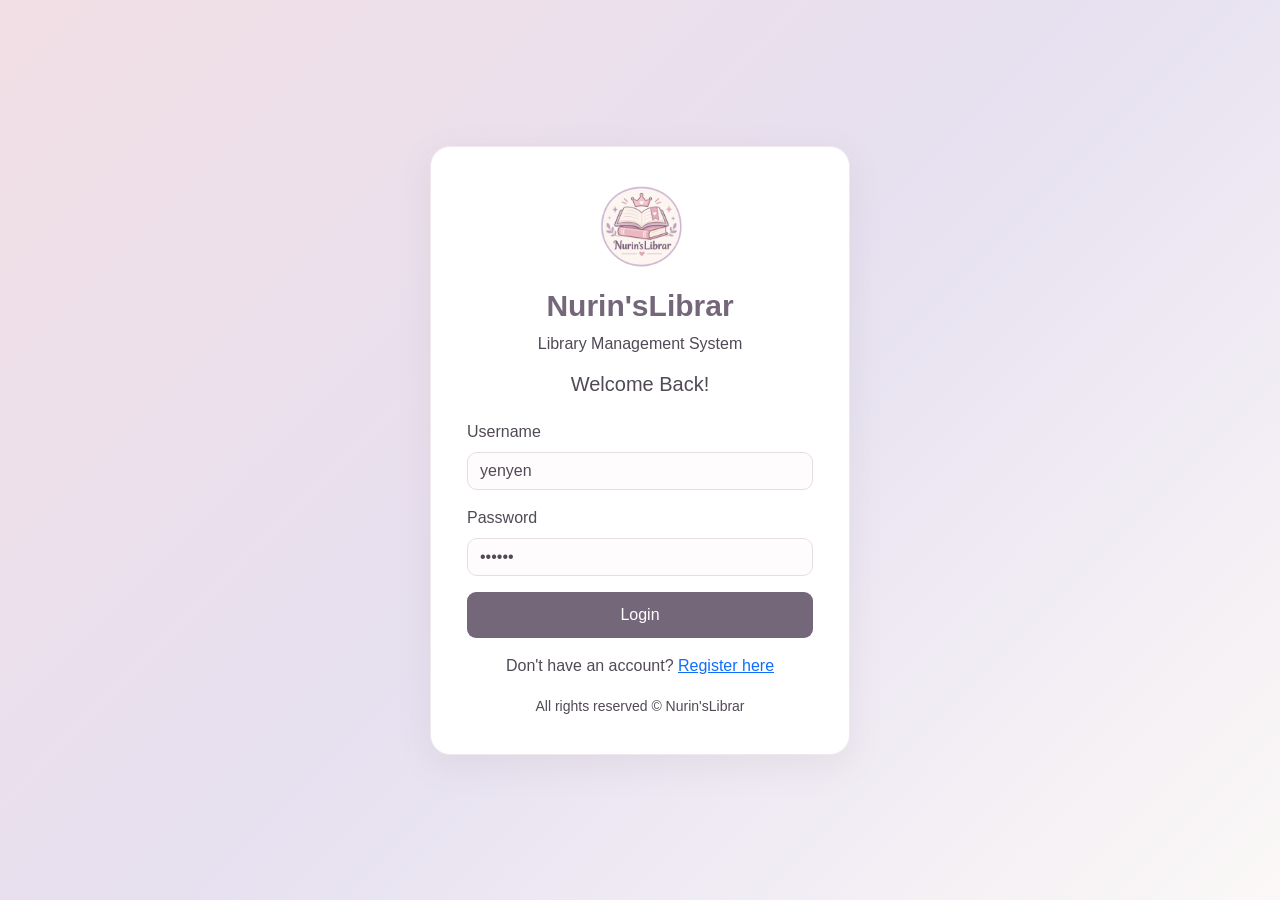
<file: index.html>
<!DOCTYPE html>
<html lang="en">
<head>
    <meta charset="UTF-8">

<meta name="keywords" content="Nurin'sLibrar, Library Management System, Library Login">

<meta name="description" content="Login to Nurin'sLibrar Library Management System to access library management features.">

<meta name="author" content="Nurin">

<meta name="viewport" content="width=device-width, initial-scale=1.0">

    <title>Login | Nurin'sLibrar</title>

    <link rel="icon" type="image/png" href="favicon.png">

    <link href="https://cdn.jsdelivr.net/npm/bootstrap@5.3.3/dist/css/bootstrap.min.css"
          rel="stylesheet">

    <link rel="stylesheet" href="style.css">
</head>

<body class="login-page">

    <div class="login-container">
        <div class="login-card">

            <div class="text-center mb-4">

                <!-- Nurin'sLibrar Logo -->
                <img src="logo nurin.png"
                     alt="Nurin'sLibrar Logo"
                     class="login-logo">

                <h1>Nurin'sLibrar</h1>

                <p>Library Management System</p>

                <h5>Welcome Back!</h5>

            </div>

            <form id="loginForm">

                <div class="mb-3">
                    <label for="username" class="form-label">
                        Username
                    </label>

                    <input type="text"
                           id="username"
                           class="form-control"
                           value="yenyen"
                           autocomplete="username"
                           required>
                </div>

                <div class="mb-3">
                    <label for="password" class="form-label">
                        Password
                    </label>

                    <input type="password"
                           id="password"
                           class="form-control"
                           value="100805"
                           autocomplete="current-password"
                           required>
                </div>

                <p id="errorMessage"
                   class="error-message"
                   aria-live="polite"></p>

                <button type="submit"
                        class="btn login-button w-100">
                    Login
                </button>

            </form>

            <p class="mt-3 text-center">
                Don't have an account?
                <a href="register.html">Register here</a>
            </p>

            <div class="text-center mt-3">
                <small>All rights reserved © Nurin'sLibrar</small>
            </div>

        </div>
    </div>

    <script src="script.js"></script>

</body>
</html>
</file>
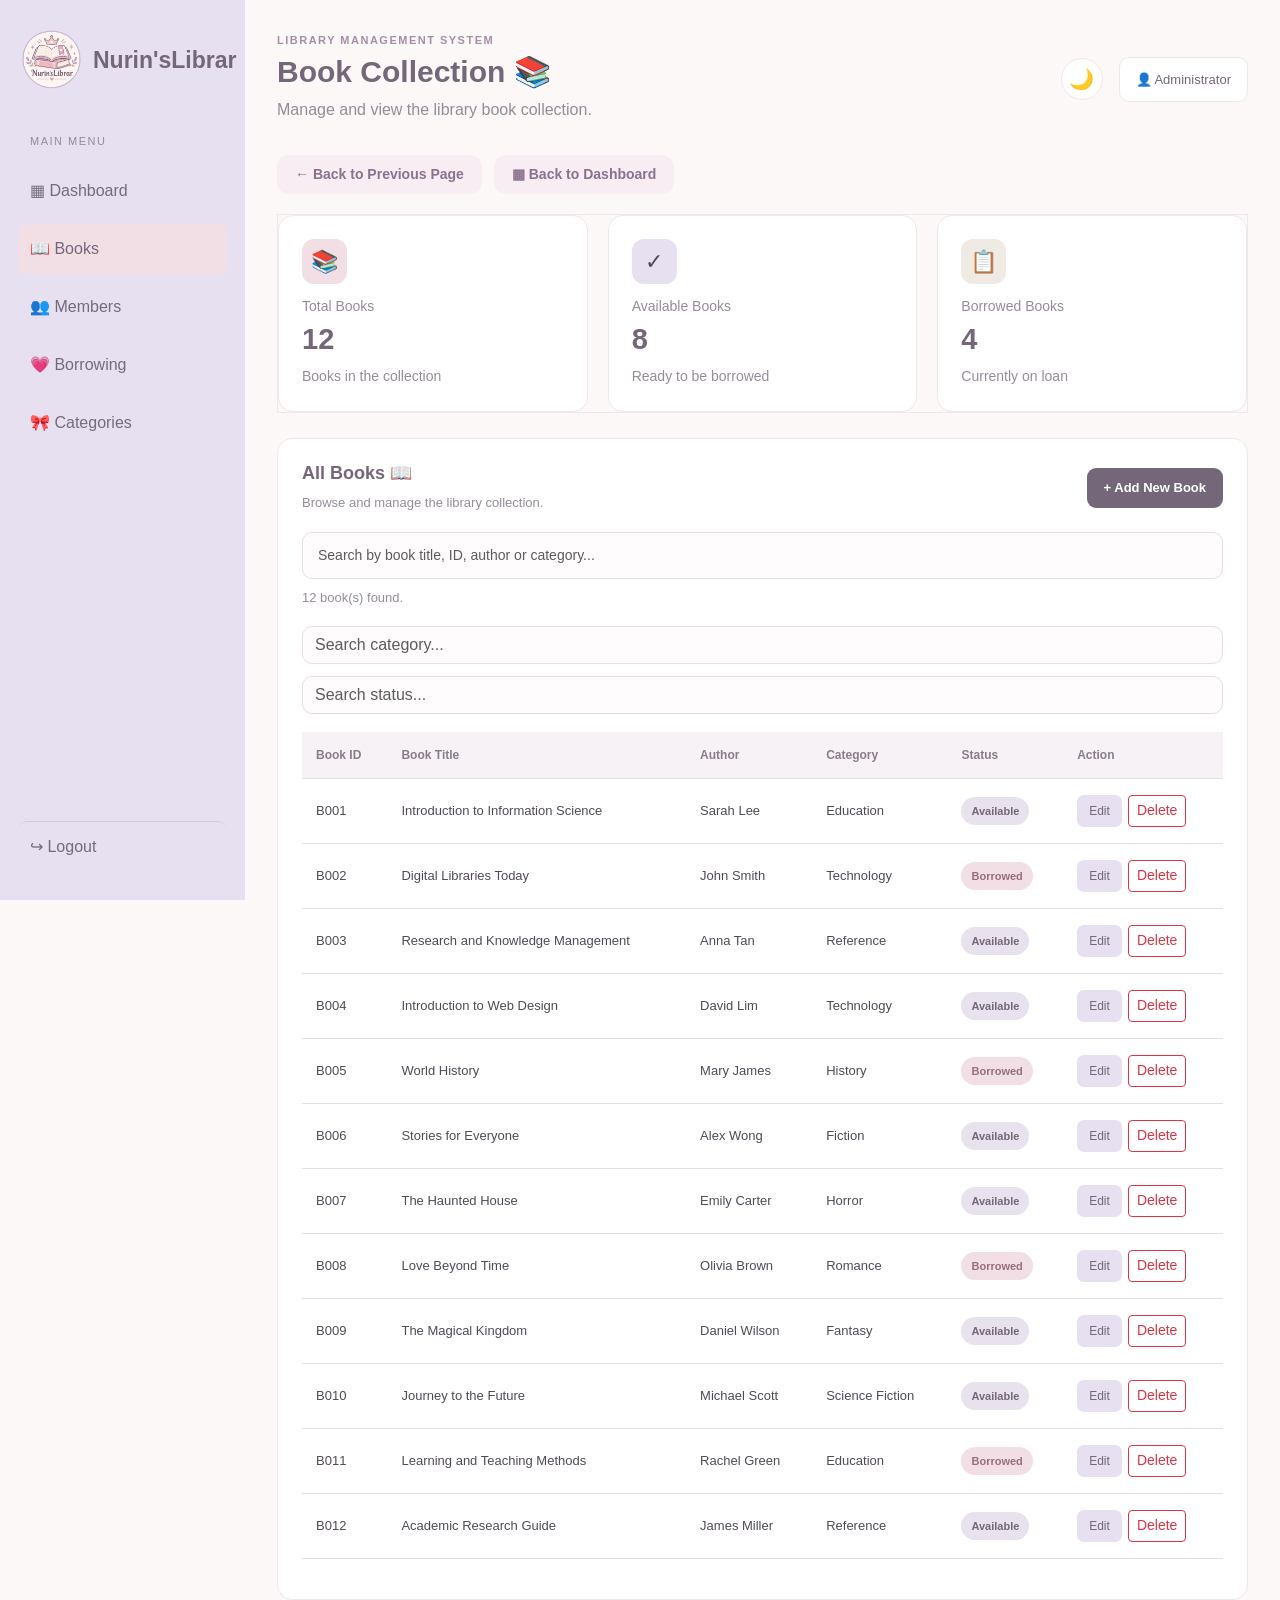
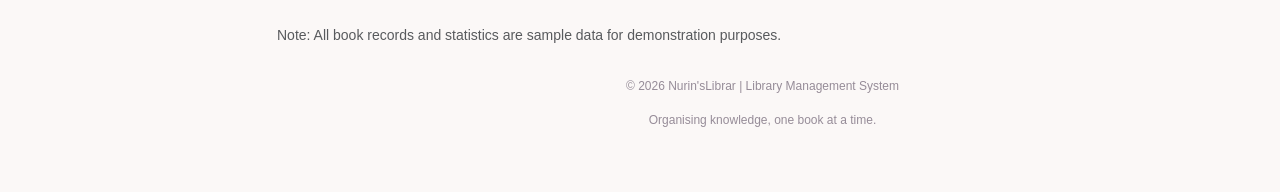
<file: books.html>
<!DOCTYPE html>
<html lang="en">
<head>
    <meta charset="UTF-8">

<meta name="keywords" content="Nurin'sLibrar, Books, Book Collection, Library Management System">

<meta name="description" content="Manage, search, edit and organise the book collection using Nurin'sLibrar Library Management System.">

<meta name="author" content="Nurin">

<meta name="viewport" content="width=device-width, initial-scale=1.0">

    <title>Books | Nurin'sLibrar</title>
    <link rel="icon" type="image/png" href="favicon.png">
    <link href="https://cdn.jsdelivr.net/npm/bootstrap@5.3.3/dist/css/bootstrap.min.css"
          rel="stylesheet">

    <link rel="stylesheet" href="style.css">
    
</head>

<body class="dashboard-page">

<div class="dashboard-layout">

    <!-- Sidebar -->
    <aside class="sidebar">

        <h2 class="sidebar-logo">
    <img src="logo nurin.png" alt="Nurin'sLibrar Logo">
    Nurin'sLibrar
</h2>
        <p class="sidebar-label">MAIN MENU</p>

        <nav>
            <a href="dashboard.html" class="nav-link">▦ Dashboard</a>
            <a href="books.html" class="nav-link active">📖 Books</a>
            <a href="members.html" class="nav-link">👥 Members</a>
            <a href="borrowing.html" class="nav-link">💗 Borrowing</a>
            <a href="categories.html" class="nav-link">🎀 Categories</a>
        </nav>

        <div class="sidebar-bottom">
            <a href="index.html" class="nav-link logout-link">↪ Logout</a>
        </div>

    </aside>


    <!-- Main Content -->
    <main class="dashboard-content">

    <!-- Mobile Hamburger Menu -->
    <button type="button"
            class="mobile-menu-toggle"
            aria-label="Open navigation menu"
            onclick="toggleMobileMenu()">
        ☰
    </button>

    <!-- Header -->

        <!-- Header -->
        <header class="dashboard-header">

            <div>
                <p class="welcome-text">LIBRARY MANAGEMENT SYSTEM</p>
                <h1>Book Collection 📚</h1>
                <p>Manage and view the library book collection.</p>
            </div>

            <div class="d-flex align-items-center gap-3">

                <button class="theme-toggle"
                        type="button"
                        aria-label="Switch to dark mode"
                        title="Dark Mode">
                    🌙
                </button>

                <div class="admin-badge">👤 Administrator</div>

            </div>

        </header>

        
        <!-- Back Navigation Buttons -->
        <div class="back-button-container">

            <button type="button"
                    class="back-button"
                    onclick="history.back()">
                ← Back to Previous Page
            </button>

            <a href="dashboard.html" class="back-button">
    ▦ Back to Dashboard
</a>

        </div>



        <!-- Statistics Cards -->
        <section class="stats-grid">

            <article class="stat-card">
                <div class="stat-icon books-icon">📚</div>
                <p>Total Books</p>
                <h2 id="totalBooksCount">1,630</h2>
                <small>Books in the collection</small>
            </article>

            <article class="stat-card">
                <div class="stat-icon members-icon">✓</div>
                <p>Available Books</p>
                <h2 id="availableBooksCount">1,510</h2>
                <small>Ready to be borrowed</small>
            </article>

            <article class="stat-card">
                <div class="stat-icon borrowed-icon">📋</div>
                <p>Borrowed Books</p>
                <h2 id="borrowedBooksCount">120</h2>
                <small>Currently on loan</small>
            </article>

        </section>


        <!-- All Books Table -->
        <section class="dashboard-panel">

            <div class="panel-heading">

                <div>
                    <h2>All Books 📖</h2>
                    <p>Browse and manage the library collection.</p>
                </div>

                <button type="button"
                        class="add-button"
                        id="addBookButton">
                    + Add New Book
                </button>

            </div>


            <!-- Search -->
            <div class="search-box">

                <input
                    type="search"
                    id="bookSearch"
                    class="form-control"
                    placeholder="Search by book title, ID, author or category..."
                    aria-label="Search books"
                >

                <p id="bookSearchMessage" class="search-message"></p>

            </div>


            <!-- Searchable Filters -->
            <div class="filter-box">

                <input
                    type="text"
                    id="bookCategoryFilter"
                    class="form-control"
                    list="bookCategoryOptions"
                    placeholder="Search category..."
                    aria-label="Search category filter"
                    autocomplete="off"
                >

                <datalist id="bookCategoryOptions">
                    <option value="Education">
                    <option value="Technology">
                    <option value="Reference">
                    <option value="Fiction">
                    <option value="Horror">
                    <option value="Romance">
                    <option value="Fantasy">
                    <option value="Science Fiction">
                    <option value="History">
                </datalist>


                <input
                    type="text"
                    id="bookStatusFilter"
                    class="form-control"
                    list="bookStatusOptions"
                    placeholder="Search status..."
                    aria-label="Search status filter"
                    autocomplete="off"
                >

                <datalist id="bookStatusOptions">
                    <option value="Available">
                    <option value="Borrowed">
                </datalist>

            </div>


            <!-- Books Table -->
            <div class="table-responsive">

                <table class="table align-middle table-hover">

                    <thead>
                        <tr>
                            <th>Book ID</th>
                            <th>Book Title</th>
                            <th>Author</th>
                            <th>Category</th>
                            <th>Status</th>
                            <th>Action</th>
                        </tr>
                    </thead>

                    <tbody id="bookTableBody">

                        <tr>
                            <td>B001</td>
                            <td>Introduction to Information Science</td>
                            <td>Sarah Lee</td>
                            <td>Education</td>
                            <td><span class="status-available">Available</span></td>
                        </tr>

                        <tr>
                            <td>B002</td>
                            <td>Digital Libraries Today</td>
                            <td>John Smith</td>
                            <td>Technology</td>
                            <td><span class="status-borrowed">Borrowed</span></td>
                        </tr>

                        <tr>
                            <td>B003</td>
                            <td>Research and Knowledge Management</td>
                            <td>Anna Tan</td>
                            <td>Reference</td>
                            <td><span class="status-available">Available</span></td>
                        </tr>

                        <tr>
                            <td>B004</td>
                            <td>Introduction to Web Design</td>
                            <td>David Lim</td>
                            <td>Technology</td>
                            <td><span class="status-available">Available</span></td>
                        </tr>

                        <tr>
                            <td>B005</td>
                            <td>World History</td>
                            <td>Mary James</td>
                            <td>History</td>
                            <td><span class="status-borrowed">Borrowed</span></td>
                        </tr>

                        <tr>
                            <td>B006</td>
                            <td>Stories for Everyone</td>
                            <td>Alex Wong</td>
                            <td>Fiction</td>
                            <td><span class="status-available">Available</span></td>
                        </tr>

                        <tr>
                            <td>B007</td>
                            <td>The Haunted House</td>
                            <td>Emily Carter</td>
                            <td>Horror</td>
                            <td><span class="status-available">Available</span></td>
                        </tr>

                        <tr>
                            <td>B008</td>
                            <td>Love Beyond Time</td>
                            <td>Olivia Brown</td>
                            <td>Romance</td>
                            <td><span class="status-borrowed">Borrowed</span></td>
                        </tr>

                        <tr>
                            <td>B009</td>
                            <td>The Magical Kingdom</td>
                            <td>Daniel Wilson</td>
                            <td>Fantasy</td>
                            <td><span class="status-available">Available</span></td>
                        </tr>

                        <tr>
                            <td>B010</td>
                            <td>Journey to the Future</td>
                            <td>Michael Scott</td>
                            <td>Science Fiction</td>
                            <td><span class="status-available">Available</span></td>
                        </tr>

                        <tr>
                            <td>B011</td>
                            <td>Learning and Teaching Methods</td>
                            <td>Rachel Green</td>
                            <td>Education</td>
                            <td><span class="status-borrowed">Borrowed</span></td>
                        </tr>

                        <tr>
                            <td>B012</td>
                            <td>Academic Research Guide</td>
                            <td>James Miller</td>
                            <td>Reference</td>
                            <td><span class="status-available">Available</span></td>
                        </tr>

                    </tbody>

                </table>

            </div>

        </section>


        <!-- Sample Data Note -->
        <p class="text-muted small mt-3">
            Note: All book records and statistics are sample data for demonstration purposes.
        </p>


        <!-- Footer -->
        <footer class="dashboard-footer">
            <p>© 2026 Nurin'sLibrar | Library Management System</p>
            <p>Organising knowledge, one book at a time.</p>
        </footer>

    </main>

</div>


<!-- ADD / EDIT BOOK MODAL -->
<div class="modal fade"
     id="bookModal"
     tabindex="-1"
     aria-labelledby="bookModalTitle"
     aria-hidden="true">

    <div class="modal-dialog modal-dialog-centered">

        <div class="modal-content">

            <form id="bookForm">

                <div class="modal-header">

                    <h5 class="modal-title" id="bookModalTitle">
                        Add New Book
                    </h5>

                    <button type="button"
                            class="btn-close"
                            data-bs-dismiss="modal"
                            aria-label="Close">
                    </button>

                </div>


                <div class="modal-body">

                    <input type="hidden" id="bookEditIndex">

                    <div class="mb-3">
                        <label for="bookId" class="modal-label">
                            Book ID
                        </label>

                        <input type="text"
                               id="bookId"
                               class="form-control"
                               placeholder="Example: B013"
                               required>
                    </div>


                    <div class="mb-3">
                        <label for="bookTitle" class="modal-label">
                            Book Title
                        </label>

                        <input type="text"
                               id="bookTitle"
                               class="form-control"
                               placeholder="Enter book title"
                               required>
                    </div>


                    <div class="mb-3">
                        <label for="bookAuthor" class="modal-label">
                            Author
                        </label>

                        <input type="text"
                               id="bookAuthor"
                               class="form-control"
                               placeholder="Enter author name"
                               required>
                    </div>


                    <div class="mb-3">
                        <label for="bookCategory" class="modal-label">
                            Category
                        </label>

                        <select id="bookCategory"
                                class="form-select"
                                required>

                            <option value="">Select Category</option>
                            <option value="Education">Education</option>
                            <option value="Technology">Technology</option>
                            <option value="Reference">Reference</option>
                            <option value="Fiction">Fiction</option>
                            <option value="Horror">Horror</option>
                            <option value="Romance">Romance</option>
                            <option value="Fantasy">Fantasy</option>
                            <option value="Science Fiction">Science Fiction</option>
                            <option value="History">History</option>

                        </select>
                    </div>


                    <div class="mb-3">
                        <label for="bookStatus" class="modal-label">
                            Status
                        </label>

                        <select id="bookStatus"
                                class="form-select"
                                required>

                            <option value="Available">Available</option>
                            <option value="Borrowed">Borrowed</option>

                        </select>
                    </div>

                    <p id="bookFormMessage" class="error-message"></p>

                </div>


                <div class="modal-footer">

                    <button type="button"
                            class="btn btn-secondary"
                            data-bs-dismiss="modal">
                        Cancel
                    </button>

                    <button type="submit" class="add-button">
                        Save Book
                    </button>

                </div>

            </form>

        </div>

    </div>

</div>


<!-- Bootstrap JavaScript -->
<script src="https://cdn.jsdelivr.net/npm/bootstrap@5.3.3/dist/js/bootstrap.bundle.min.js"></script>

<!-- Custom JavaScript -->
<script src="script.js"></script>

</body>
</html>
</file>
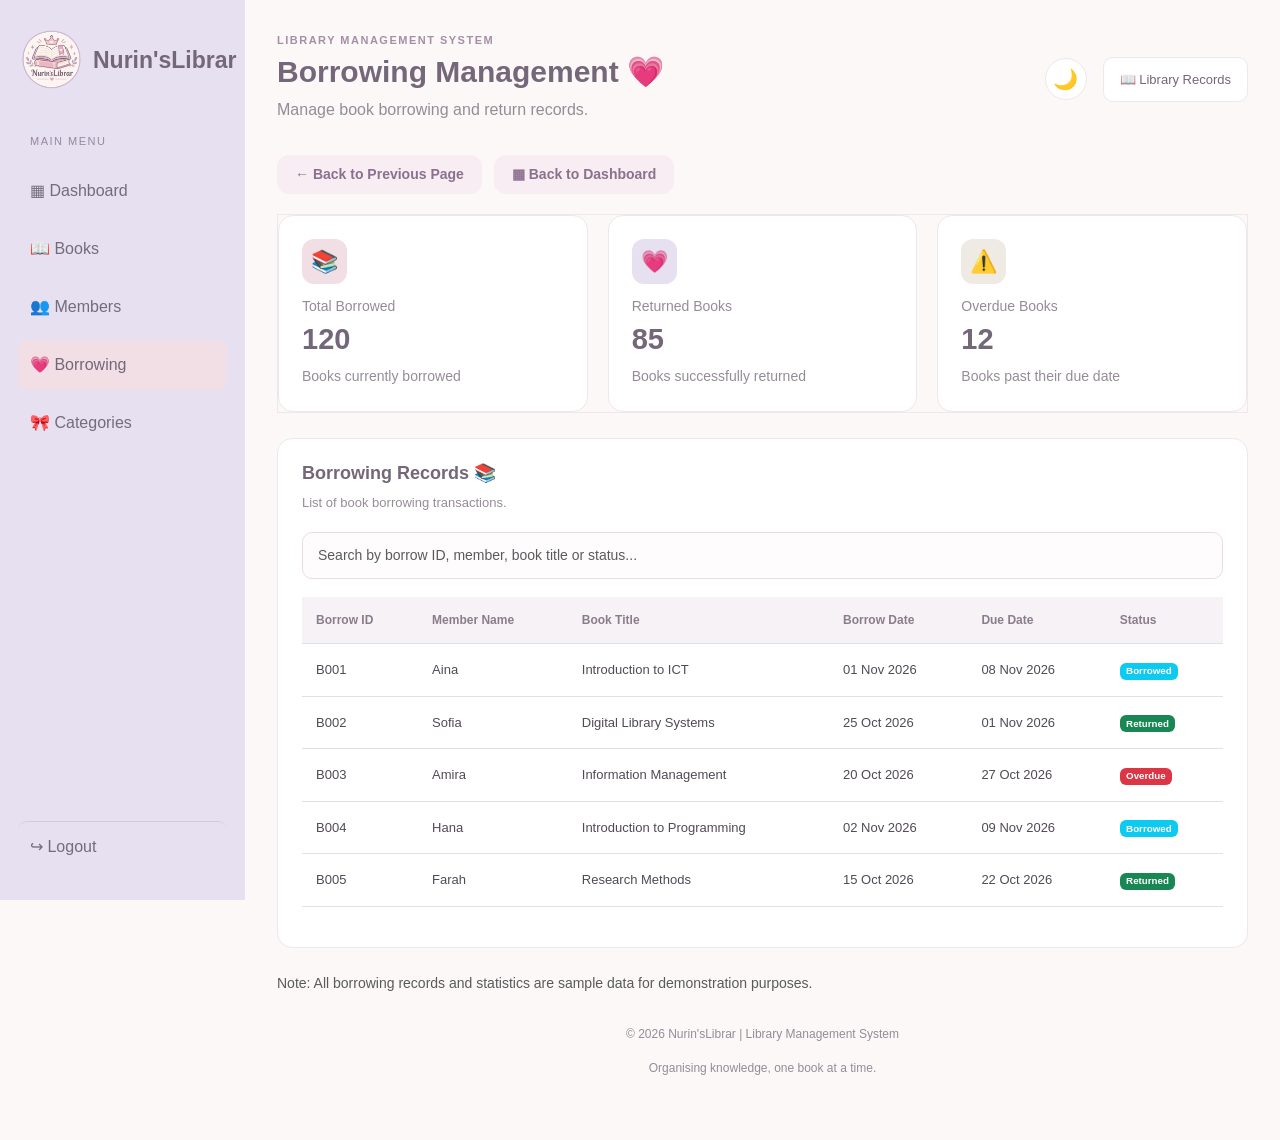
<file: borrowing.html>
<!DOCTYPE html>
<html lang="en">
<head>
    <meta charset="UTF-8">

<meta name="keywords" content="Nurin'sLibrar, Borrowing, Book Loans, Library Management System">

<meta name="description" content="Manage and monitor book borrowing activities and loan records using Nurin'sLibrar Library Management System.">

<meta name="author" content="Nurin">

<meta name="viewport" content="width=device-width, initial-scale=1.0">
    <title>Borrowing | Nurin'sLibrar</title>
    <link rel="icon" type="image/png" href="favicon.png">
    <link href="https://cdn.jsdelivr.net/npm/bootstrap@5.3.3/dist/css/bootstrap.min.css"
          rel="stylesheet">
    <link rel="stylesheet" href="style.css">
</head>

<body class="dashboard-page">

<div class="dashboard-layout">

    <!-- Sidebar -->
    <aside class="sidebar">
        <h2 class="sidebar-logo">
    <img src="logo nurin.png" alt="Nurin'sLibrar Logo">
    Nurin'sLibrar
</h2>

        <p class="sidebar-label">MAIN MENU</p>

        <nav>
            <a href="dashboard.html" class="nav-link">▦ Dashboard</a>
            <a href="books.html" class="nav-link">📖 Books</a>
            <a href="members.html" class="nav-link">👥 Members</a>
            <a href="borrowing.html" class="nav-link active">💗 Borrowing</a>
            <a href="categories.html" class="nav-link">🎀 Categories</a>
        </nav>

        <div class="sidebar-bottom">
            <a href="index.html" class="nav-link logout-link">↪ Logout</a>
        </div>
    </aside>

    <!-- Main Content -->
    <main class="dashboard-content">

    <!-- Mobile Hamburger Menu -->
    <button type="button"
            class="mobile-menu-toggle"
            aria-label="Open navigation menu"
            onclick="toggleMobileMenu()">
        ☰
    </button>

        <!-- Header -->
        <header class="dashboard-header">
            <div>
                <p class="welcome-text">LIBRARY MANAGEMENT SYSTEM</p>
                <h1>Borrowing Management 💗</h1>
                <p>Manage book borrowing and return records.</p>
            </div>

            <div class="d-flex align-items-center gap-3">
                <button type="button"
                        class="theme-toggle"
                        aria-label="Toggle dark mode"
                        title="Toggle Dark Mode">
                    🌙
                </button>

                <div class="admin-badge">📖 Library Records</div>
            </div>
        </header>
<!-- Back Navigation Buttons -->
<div class="back-button-container">

    <button type="button"
            class="back-button"
            onclick="history.back()">
        ← Back to Previous Page
    </button>

    <a href="dashboard.html" class="back-button">
        ▦ Back to Dashboard
    </a>

</div>
        <!-- Summary Cards -->
        <section class="stats-grid">

            <article class="stat-card">
                <div class="stat-icon books-icon">📚</div>
                <p>Total Borrowed</p>
                <h2>120</h2>
                <small>Books currently borrowed</small>
            </article>

            <article class="stat-card">
                <div class="stat-icon members-icon">💗</div>
                <p>Returned Books</p>
                <h2>85</h2>
                <small>Books successfully returned</small>
            </article>

            <article class="stat-card">
                <div class="stat-icon borrowed-icon">⚠️</div>
                <p>Overdue Books</p>
                <h2>12</h2>
                <small>Books past their due date</small>
            </article>

        </section>

        <!-- Borrowing Records -->
        <section class="dashboard-panel">

            <div class="panel-heading">
                <div>
                    <h2>Borrowing Records 📚</h2>
                    <p>List of book borrowing transactions.</p>
                </div>
            </div>

            <!-- Search -->
            <div class="search-box">

                <input
                    type="search"
                    id="borrowingSearch"
                    class="form-control"
                    placeholder="Search by borrow ID, member, book title or status..."
                    aria-label="Search borrowing records"
                >

                <p id="borrowingSearchMessage" class="search-message"></p>

            </div>

            <!-- Borrowing Table -->
            <div class="table-responsive">

                <table class="table align-middle table-hover">

                    <thead>
                        <tr>
                            <th>Borrow ID</th>
                            <th>Member Name</th>
                            <th>Book Title</th>
                            <th>Borrow Date</th>
                            <th>Due Date</th>
                            <th>Status</th>
                        </tr>
                    </thead>

                    <tbody>

                        <tr>
                            <td>B001</td>
                            <td>Aina</td>
                            <td>Introduction to ICT</td>
                            <td>01 Nov 2026</td>
                            <td>08 Nov 2026</td>
                            <td><span class="badge bg-info">Borrowed</span></td>
                        </tr>

                        <tr>
                            <td>B002</td>
                            <td>Sofia</td>
                            <td>Digital Library Systems</td>
                            <td>25 Oct 2026</td>
                            <td>01 Nov 2026</td>
                            <td><span class="badge bg-success">Returned</span></td>
                        </tr>

                        <tr>
                            <td>B003</td>
                            <td>Amira</td>
                            <td>Information Management</td>
                            <td>20 Oct 2026</td>
                            <td>27 Oct 2026</td>
                            <td><span class="badge bg-danger">Overdue</span></td>
                        </tr>

                        <tr>
                            <td>B004</td>
                            <td>Hana</td>
                            <td>Introduction to Programming</td>
                            <td>02 Nov 2026</td>
                            <td>09 Nov 2026</td>
                            <td><span class="badge bg-info">Borrowed</span></td>
                        </tr>

                        <tr>
                            <td>B005</td>
                            <td>Farah</td>
                            <td>Research Methods</td>
                            <td>15 Oct 2026</td>
                            <td>22 Oct 2026</td>
                            <td><span class="badge bg-success">Returned</span></td>
                        </tr>

                    </tbody>

                </table>

            </div>

        </section>

        <!-- Sample Data Note -->
        <p class="text-muted small mt-3">
            Note: All borrowing records and statistics are sample data for demonstration purposes.
        </p>

        <!-- Footer -->
        <footer class="dashboard-footer">
            <p>© 2026 Nurin'sLibrar | Library Management System</p>
            <p>Organising knowledge, one book at a time.</p>
        </footer>

    </main>

</div>

<script src="script.js"></script>

</body>
</html>
</file>
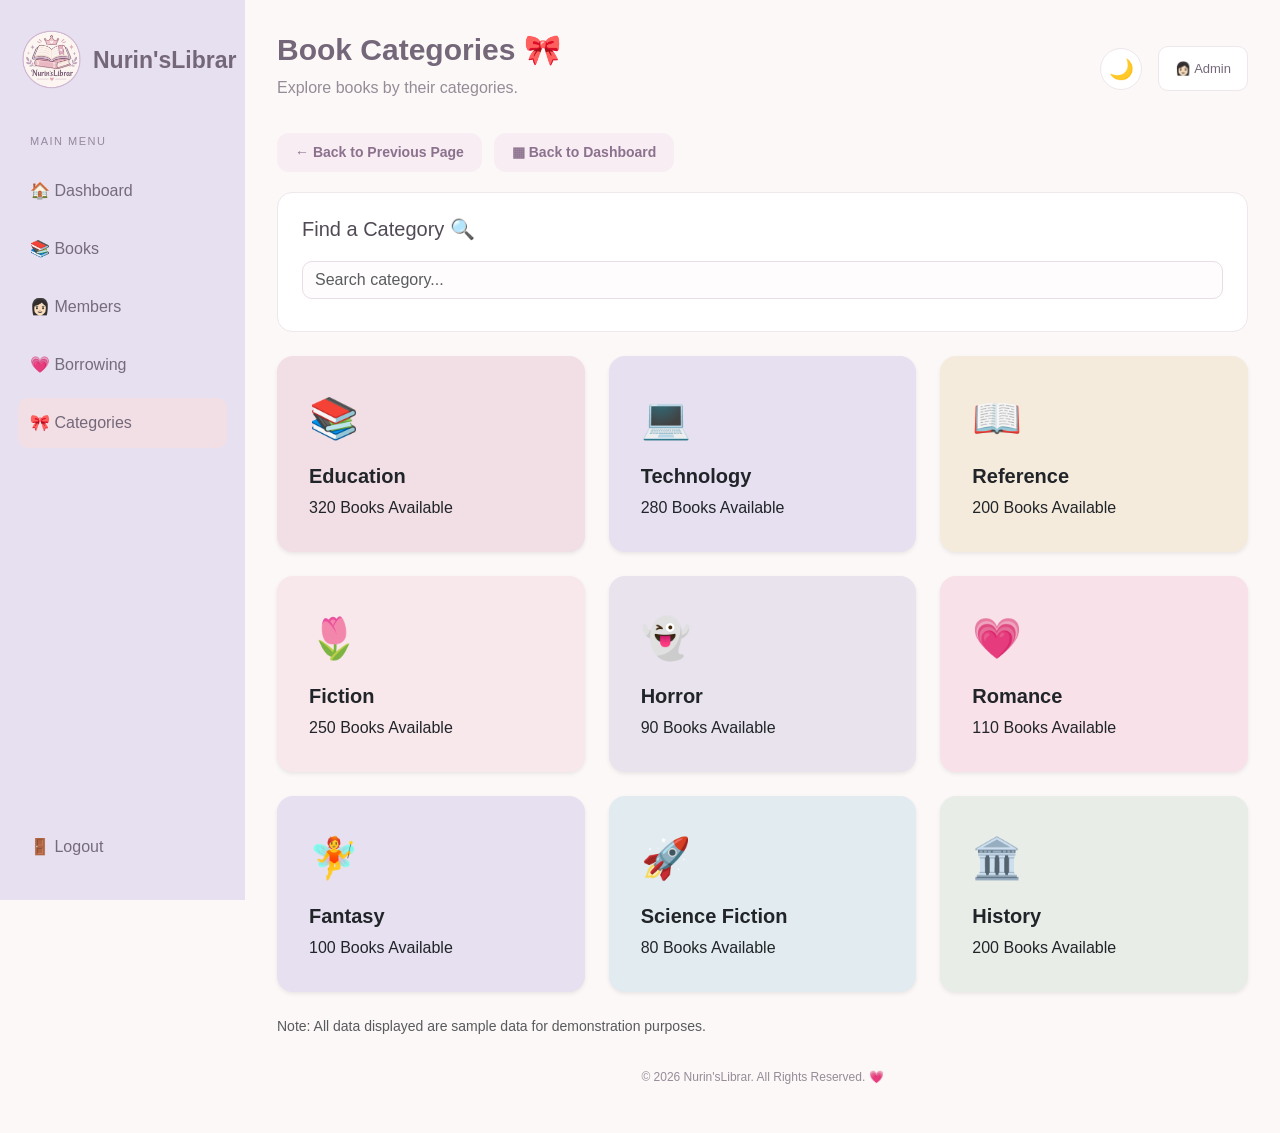
<file: categories.html>
<!DOCTYPE html>
<html lang="en">
<head>
    <meta charset="UTF-8">

<meta name="keywords" content="Nurin'sLibrar, Book Categories, Education, Technology, Fiction, Library">

<meta name="description" content="Explore and organise different book categories using Nurin'sLibrar Library Management System.">

<meta name="author" content="Nurin">

<meta name="viewport" content="width=device-width, initial-scale=1.0">
    <title>Categories | Nurin'sLibrar</title>
    <link rel="icon" type="image/png" href="favicon.png">
    <link href="https://cdn.jsdelivr.net/npm/bootstrap@5.3.3/dist/css/bootstrap.min.css"
          rel="stylesheet">
    <link rel="stylesheet" href="style.css">
</head>

<body class="dashboard-page">

<div class="dashboard-layout">

    <!-- Sidebar -->
    <aside class="sidebar">
        <h2 class="sidebar-logo">
    <img src="logo nurin.png" alt="Nurin'sLibrar Logo">
    Nurin'sLibrar
</h2>

        <p class="sidebar-label">MAIN MENU</p>

        <nav>
            <a href="dashboard.html" class="nav-link">🏠 Dashboard</a>
            <a href="books.html" class="nav-link">📚 Books</a>
            <a href="members.html" class="nav-link">👩🏻 Members</a>
            <a href="borrowing.html" class="nav-link">💗 Borrowing</a>
            <a href="categories.html" class="nav-link active">🎀 Categories</a>
        </nav>

        <div class="sidebar-bottom">
            <a href="index.html" class="nav-link">🚪 Logout</a>
        </div>
    </aside>

    <!-- Main Content -->
    <main class="dashboard-content">

    <!-- Mobile Hamburger Menu -->
    <button type="button"
            class="mobile-menu-toggle"
            aria-label="Open navigation menu"
            onclick="toggleMobileMenu()">
        ☰
    </button>

        <!-- Page Header -->
        <header class="dashboard-header">
            <div>
                <h1>Book Categories 🎀</h1>
                <p>Explore books by their categories.</p>
            </div>

            <div class="d-flex align-items-center gap-3">
                <button type="button"
                        class="theme-toggle"
                        aria-label="Toggle dark mode"
                        title="Toggle Dark Mode">
                    🌙
                </button>

                <div class="admin-badge">👩🏻 Admin</div>
            </div>
        </header>
<!-- Back Navigation Buttons -->
<div class="back-button-container">

    <button type="button"
            class="back-button"
            onclick="history.back()">
        ← Back to Previous Page
    </button>

    <a href="dashboard.html" class="back-button">
        ▦ Back to Dashboard
    </a>

</div>
        <!-- Search Category -->
        <div class="dashboard-panel mb-4">

            <h5 class="panel-heading">Find a Category 🔍</h5>

            <input
                type="text"
                id="categorySearch"
                class="form-control"
                placeholder="Search category..."
            >

            <p id="categorySearchMessage" class="mt-2 mb-0"></p>

        </div>

        <!-- Category Cards -->
        <div class="row g-4" id="categoryList">

            <!-- Education -->
            <div class="col-md-6 col-lg-4 category-card">
                <div class="card h-100 border-0 shadow-sm rounded-4 p-3"
                     style="background-color: #F2DFE5;">
                    <div class="card-body">
                        <div class="fs-1 mb-3">📚</div>
                        <h5 class="fw-bold">Education</h5>
                        <p class="mb-0">320 Books Available</p>
                    </div>
                </div>
            </div>

            <!-- Technology -->
            <div class="col-md-6 col-lg-4 category-card">
                <div class="card h-100 border-0 shadow-sm rounded-4 p-3"
                     style="background-color: #E6E0F0;">
                    <div class="card-body">
                        <div class="fs-1 mb-3">💻</div>
                        <h5 class="fw-bold">Technology</h5>
                        <p class="mb-0">280 Books Available</p>
                    </div>
                </div>
            </div>

            <!-- Reference -->
            <div class="col-md-6 col-lg-4 category-card">
                <div class="card h-100 border-0 shadow-sm rounded-4 p-3"
                     style="background-color: #F5EBDD;">
                    <div class="card-body">
                        <div class="fs-1 mb-3">📖</div>
                        <h5 class="fw-bold">Reference</h5>
                        <p class="mb-0">200 Books Available</p>
                    </div>
                </div>
            </div>

            <!-- Fiction -->
            <div class="col-md-6 col-lg-4 category-card">
                <div class="card h-100 border-0 shadow-sm rounded-4 p-3"
                     style="background-color: #F8E8EC;">
                    <div class="card-body">
                        <div class="fs-1 mb-3">🌷</div>
                        <h5 class="fw-bold">Fiction</h5>
                        <p class="mb-0">250 Books Available</p>
                    </div>
                </div>
            </div>

            <!-- Horror -->
            <div class="col-md-6 col-lg-4 category-card">
                <div class="card h-100 border-0 shadow-sm rounded-4 p-3"
                     style="background-color: #E8E3ED;">
                    <div class="card-body">
                        <div class="fs-1 mb-3">👻</div>
                        <h5 class="fw-bold">Horror</h5>
                        <p class="mb-0">90 Books Available</p>
                    </div>
                </div>
            </div>

            <!-- Romance -->
            <div class="col-md-6 col-lg-4 category-card">
                <div class="card h-100 border-0 shadow-sm rounded-4 p-3"
                     style="background-color: #F8E1E8;">
                    <div class="card-body">
                        <div class="fs-1 mb-3">💗</div>
                        <h5 class="fw-bold">Romance</h5>
                        <p class="mb-0">110 Books Available</p>
                    </div>
                </div>
            </div>

            <!-- Fantasy -->
            <div class="col-md-6 col-lg-4 category-card">
                <div class="card h-100 border-0 shadow-sm rounded-4 p-3"
                     style="background-color: #E6E0F0;">
                    <div class="card-body">
                        <div class="fs-1 mb-3">🧚</div>
                        <h5 class="fw-bold">Fantasy</h5>
                        <p class="mb-0">100 Books Available</p>
                    </div>
                </div>
            </div>

            <!-- Science Fiction -->
            <div class="col-md-6 col-lg-4 category-card">
                <div class="card h-100 border-0 shadow-sm rounded-4 p-3"
                     style="background-color: #E1EBF0;">
                    <div class="card-body">
                        <div class="fs-1 mb-3">🚀</div>
                        <h5 class="fw-bold">Science Fiction</h5>
                        <p class="mb-0">80 Books Available</p>
                    </div>
                </div>
            </div>

            <!-- History -->
            <div class="col-md-6 col-lg-4 category-card">
                <div class="card h-100 border-0 shadow-sm rounded-4 p-3"
                     style="background-color: #E8EDE8;">
                    <div class="card-body">
                        <div class="fs-1 mb-3">🏛️</div>
                        <h5 class="fw-bold">History</h5>
                        <p class="mb-0">200 Books Available</p>
                    </div>
                </div>
            </div>

        </div>

        <!-- Sample Data Note -->
        <p class="text-muted small mt-4">
            Note: All data displayed are sample data for demonstration purposes.
        </p>

        <!-- Footer -->
        <footer class="dashboard-footer">
            © 2026 Nurin'sLibrar. All Rights Reserved. 💗
        </footer>

    </main>
</div>

<script src="script.js"></script>

</body>
</html>
</file>
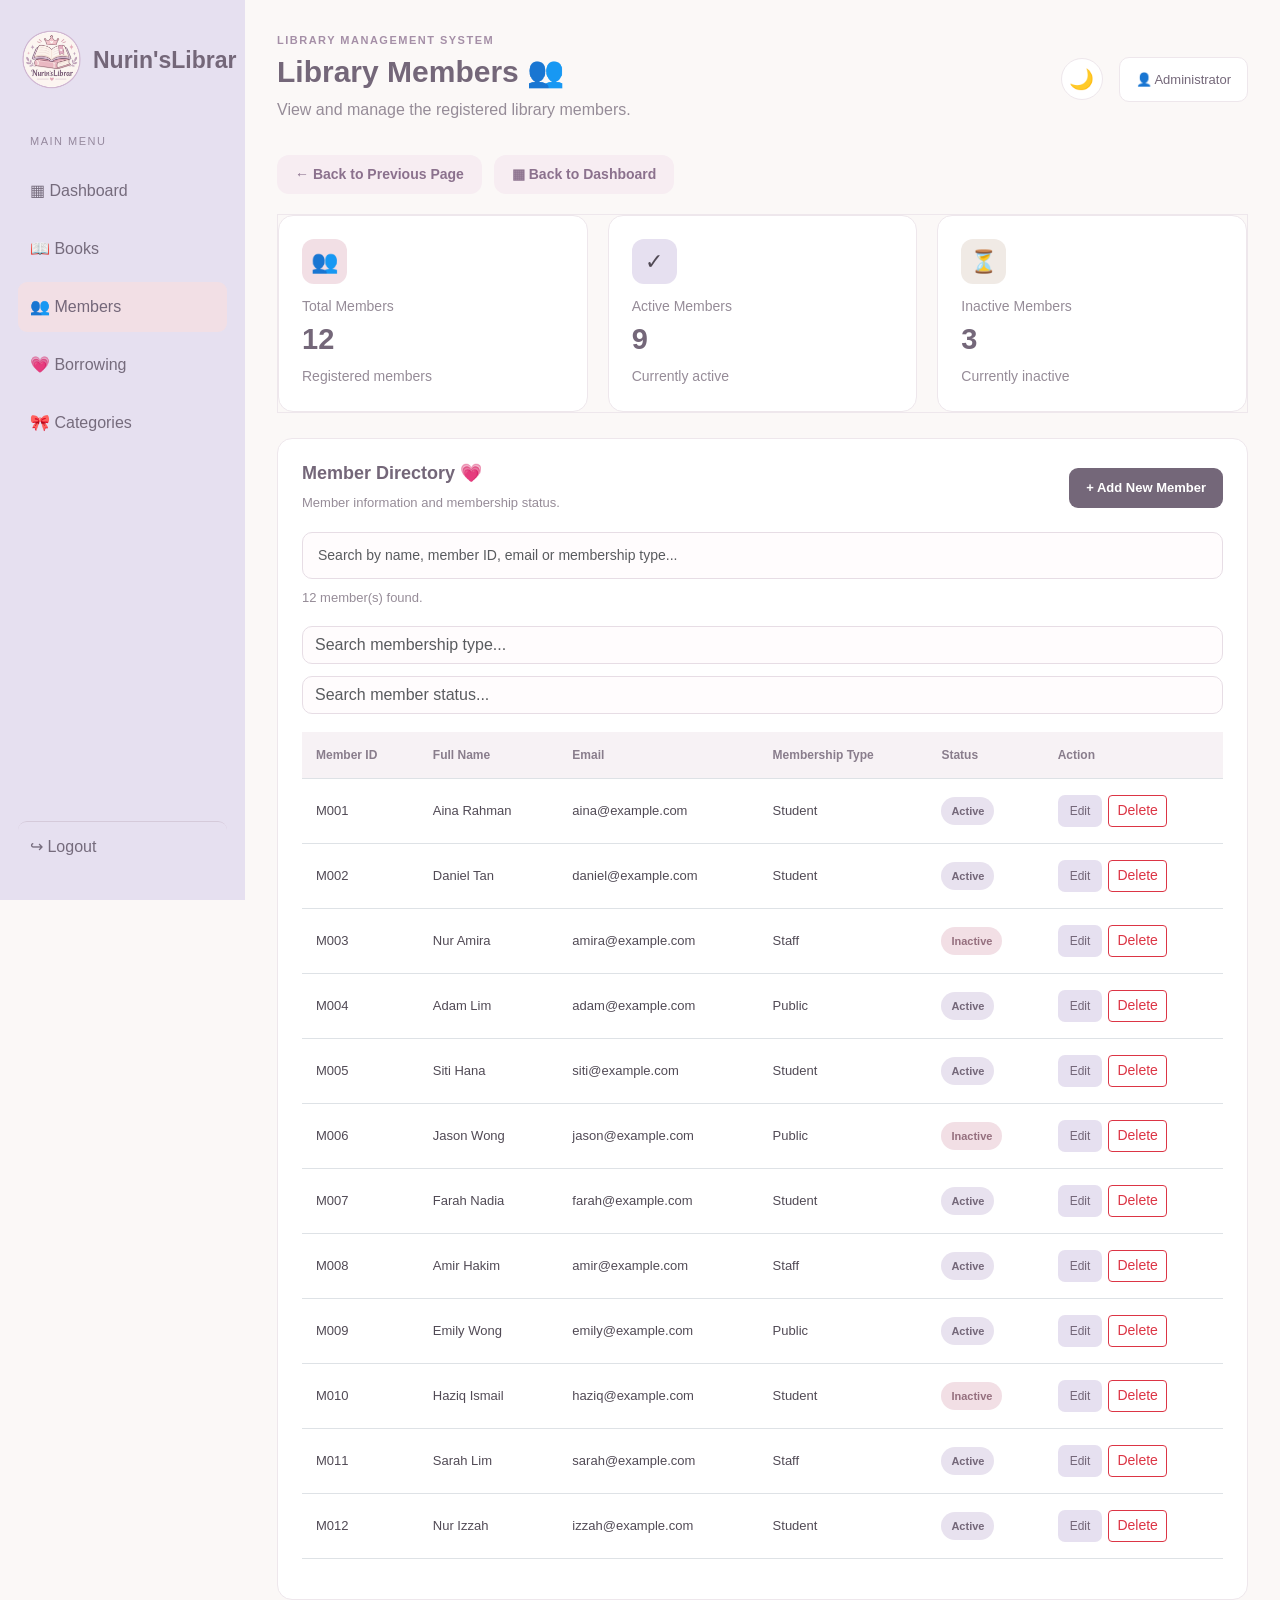
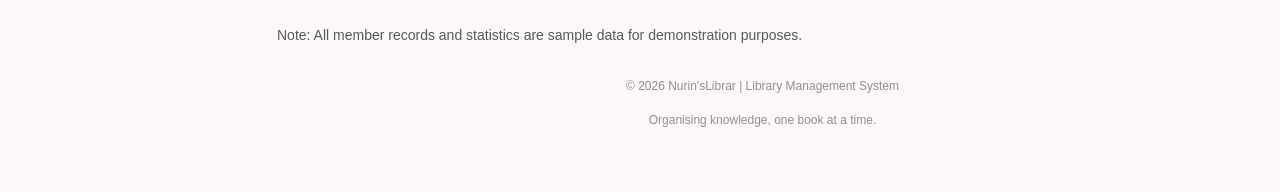
<file: members.html>
<!DOCTYPE html>
<html lang="en">
<head>
    <meta charset="UTF-8">

<meta name="keywords" content="Nurin'sLibrar, Members, Library Members, Member Management">

<meta name="description" content="Manage and organise registered library members using Nurin'sLibrar Library Management System.">

<meta name="author" content="Nurin">

<meta name="viewport" content="width=device-width, initial-scale=1.0">

    <title>Members | Nurin'sLibrar</title>
    <link rel="icon" type="image/png" href="favicon.png">
    <link href="https://cdn.jsdelivr.net/npm/bootstrap@5.3.3/dist/css/bootstrap.min.css"
          rel="stylesheet">

    <link rel="stylesheet" href="style.css">
</head>

<body class="dashboard-page">

<div class="dashboard-layout">

    <!-- Sidebar -->
    <aside class="sidebar">

       <h2 class="sidebar-logo">
    <img src="logo nurin.png" alt="Nurin'sLibrar Logo">
    Nurin'sLibrar
</h2>

        <p class="sidebar-label">MAIN MENU</p>

        <nav>
            <a href="dashboard.html" class="nav-link">▦ Dashboard</a>
            <a href="books.html" class="nav-link">📖 Books</a>
            <a href="members.html" class="nav-link active">👥 Members</a>
            <a href="borrowing.html" class="nav-link">💗 Borrowing</a>
            <a href="categories.html" class="nav-link">🎀 Categories</a>
        </nav>

        <div class="sidebar-bottom">
            <a href="index.html" class="nav-link logout-link">↪ Logout</a>
        </div>

    </aside>


    <!-- Main Content -->
    <main class="dashboard-content">

    <!-- Mobile Hamburger Menu -->
    <button type="button"
            class="mobile-menu-toggle"
            aria-label="Open navigation menu"
            onclick="toggleMobileMenu()">
        ☰
    </button>

        <!-- Header -->
        <header class="dashboard-header">

            <div>
                <p class="welcome-text">LIBRARY MANAGEMENT SYSTEM</p>
                <h1>Library Members 👥</h1>
                <p>View and manage the registered library members.</p>
            </div>

            <div class="d-flex align-items-center gap-3">

                <button class="theme-toggle"
                        type="button"
                        aria-label="Switch to dark mode"
                        title="Dark Mode">
                    🌙
                </button>

                <div class="admin-badge">👤 Administrator</div>

            </div>

        </header>

        <!-- Back Navigation Buttons -->
<div class="back-button-container">

    <button type="button"
            class="back-button"
            onclick="history.back()">
        ← Back to Previous Page
    </button>

    <a href="dashboard.html" class="back-button">
        ▦ Back to Dashboard
    </a>

</div>


        <!-- Statistics Cards -->
        <section class="stats-grid">

            <article class="stat-card">
                <div class="stat-icon books-icon">👥</div>
                <p>Total Members</p>
                <h2 id="totalMembersCount">12</h2>
                <small>Registered members</small>
            </article>

            <article class="stat-card">
                <div class="stat-icon members-icon">✓</div>
                <p>Active Members</p>
                <h2 id="activeMembersCount">9</h2>
                <small>Currently active</small>
            </article>

            <article class="stat-card">
                <div class="stat-icon borrowed-icon">⏳</div>
                <p>Inactive Members</p>
                <h2 id="inactiveMembersCount">3</h2>
                <small>Currently inactive</small>
            </article>

        </section>


        <!-- Member Directory -->
        <section class="dashboard-panel">

            <div class="panel-heading">

                <div>
                    <h2>Member Directory 💗</h2>
                    <p>Member information and membership status.</p>
                </div>

                <button type="button"
                        class="add-button"
                        id="addMemberButton">
                    + Add New Member
                </button>

            </div>


            <!-- Member Search -->
            <div class="search-box">

                <input
                    type="search"
                    id="memberSearch"
                    class="form-control"
                    placeholder="Search by name, member ID, email or membership type..."
                    aria-label="Search members"
                >

                <p id="memberSearchMessage" class="search-message"></p>

            </div>


            <!-- Searchable Filters -->
            <div class="filter-box">

                <input
                    type="text"
                    id="memberTypeFilter"
                    class="form-control"
                    list="memberTypeOptions"
                    placeholder="Search membership type..."
                    aria-label="Search membership type filter"
                    autocomplete="off"
                >

                <datalist id="memberTypeOptions">
                    <option value="Student">
                    <option value="Staff">
                    <option value="Public">
                </datalist>


                <input
                    type="text"
                    id="memberStatusFilter"
                    class="form-control"
                    list="memberStatusOptions"
                    placeholder="Search member status..."
                    aria-label="Search member status filter"
                    autocomplete="off"
                >

                <datalist id="memberStatusOptions">
                    <option value="Active">
                    <option value="Inactive">
                </datalist>

            </div>


            <!-- Members Table -->
            <div class="table-responsive">

                <table class="table align-middle table-hover">

                    <thead>
                        <tr>
                            <th>Member ID</th>
                            <th>Full Name</th>
                            <th>Email</th>
                            <th>Membership Type</th>
                            <th>Status</th>
                            <th>Action</th>
                        </tr>
                    </thead>

                    <tbody id="memberTableBody">

                        <tr>
                            <td>M001</td>
                            <td>Aina Rahman</td>
                            <td>aina@example.com</td>
                            <td>Student</td>
                            <td><span class="status-available">Active</span></td>
                        </tr>

                        <tr>
                            <td>M002</td>
                            <td>Daniel Tan</td>
                            <td>daniel@example.com</td>
                            <td>Student</td>
                            <td><span class="status-available">Active</span></td>
                        </tr>

                        <tr>
                            <td>M003</td>
                            <td>Nur Amira</td>
                            <td>amira@example.com</td>
                            <td>Staff</td>
                            <td><span class="status-borrowed">Inactive</span></td>
                        </tr>

                        <tr>
                            <td>M004</td>
                            <td>Adam Lim</td>
                            <td>adam@example.com</td>
                            <td>Public</td>
                            <td><span class="status-available">Active</span></td>
                        </tr>

                        <tr>
                            <td>M005</td>
                            <td>Siti Hana</td>
                            <td>siti@example.com</td>
                            <td>Student</td>
                            <td><span class="status-available">Active</span></td>
                        </tr>

                        <tr>
                            <td>M006</td>
                            <td>Jason Wong</td>
                            <td>jason@example.com</td>
                            <td>Public</td>
                            <td><span class="status-borrowed">Inactive</span></td>
                        </tr>

                        <tr>
                            <td>M007</td>
                            <td>Farah Nadia</td>
                            <td>farah@example.com</td>
                            <td>Student</td>
                            <td><span class="status-available">Active</span></td>
                        </tr>

                        <tr>
                            <td>M008</td>
                            <td>Amir Hakim</td>
                            <td>amir@example.com</td>
                            <td>Staff</td>
                            <td><span class="status-available">Active</span></td>
                        </tr>

                        <tr>
                            <td>M009</td>
                            <td>Emily Wong</td>
                            <td>emily@example.com</td>
                            <td>Public</td>
                            <td><span class="status-available">Active</span></td>
                        </tr>

                        <tr>
                            <td>M010</td>
                            <td>Haziq Ismail</td>
                            <td>haziq@example.com</td>
                            <td>Student</td>
                            <td><span class="status-borrowed">Inactive</span></td>
                        </tr>

                        <tr>
                            <td>M011</td>
                            <td>Sarah Lim</td>
                            <td>sarah@example.com</td>
                            <td>Staff</td>
                            <td><span class="status-available">Active</span></td>
                        </tr>

                        <tr>
                            <td>M012</td>
                            <td>Nur Izzah</td>
                            <td>izzah@example.com</td>
                            <td>Student</td>
                            <td><span class="status-available">Active</span></td>
                        </tr>

                    </tbody>

                </table>

            </div>

        </section>


        <!-- Sample Data Note -->
        <p class="text-muted small mt-3">
            Note: All member records and statistics are sample data for demonstration purposes.
        </p>


        <!-- Footer -->
        <footer class="dashboard-footer">
            <p>© 2026 Nurin'sLibrar | Library Management System</p>
            <p>Organising knowledge, one book at a time.</p>
        </footer>

    </main>

</div>


<!-- ADD / EDIT MEMBER MODAL -->
<div class="modal fade"
     id="memberModal"
     tabindex="-1"
     aria-labelledby="memberModalTitle"
     aria-hidden="true">

    <div class="modal-dialog modal-dialog-centered">

        <div class="modal-content">

            <form id="memberForm">

                <div class="modal-header">

                    <h5 class="modal-title" id="memberModalTitle">
                        Add New Member
                    </h5>

                    <button type="button"
                            class="btn-close"
                            data-bs-dismiss="modal"
                            aria-label="Close">
                    </button>

                </div>


                <div class="modal-body">

                    <input type="hidden" id="memberEditIndex">

                    <div class="mb-3">
                        <label for="memberId" class="modal-label">
                            Member ID
                        </label>

                        <input type="text"
                               id="memberId"
                               class="form-control"
                               placeholder="Example: M013"
                               required>
                    </div>


                    <div class="mb-3">
                        <label for="memberName" class="modal-label">
                            Full Name
                        </label>

                        <input type="text"
                               id="memberName"
                               class="form-control"
                               placeholder="Enter member name"
                               required>
                    </div>


                    <div class="mb-3">
                        <label for="memberEmail" class="modal-label">
                            Email
                        </label>

                        <input type="email"
                               id="memberEmail"
                               class="form-control"
                               placeholder="Example: name@example.com"
                               required>
                    </div>


                    <div class="mb-3">
                        <label for="memberType" class="modal-label">
                            Membership Type
                        </label>

                        <select id="memberType"
                                class="form-select"
                                required>

                            <option value="">Select Membership Type</option>
                            <option value="Student">Student</option>
                            <option value="Staff">Staff</option>
                            <option value="Public">Public</option>

                        </select>
                    </div>


                    <div class="mb-3">
                        <label for="memberStatus" class="modal-label">
                            Status
                        </label>

                        <select id="memberStatus"
                                class="form-select"
                                required>

                            <option value="Active">Active</option>
                            <option value="Inactive">Inactive</option>

                        </select>
                    </div>

                    <p id="memberFormMessage" class="error-message"></p>

                </div>


                <div class="modal-footer">

                    <button type="button"
                            class="btn btn-secondary"
                            data-bs-dismiss="modal">
                        Cancel
                    </button>

                    <button type="submit" class="add-button">
                        Save Member
                    </button>

                </div>

            </form>

        </div>

    </div>

</div>


<!-- Bootstrap JavaScript -->
<script src="https://cdn.jsdelivr.net/npm/bootstrap@5.3.3/dist/js/bootstrap.bundle.min.js"></script>

<!-- Custom JavaScript -->
<script src="script.js"></script>

</body>
</html>
</file>
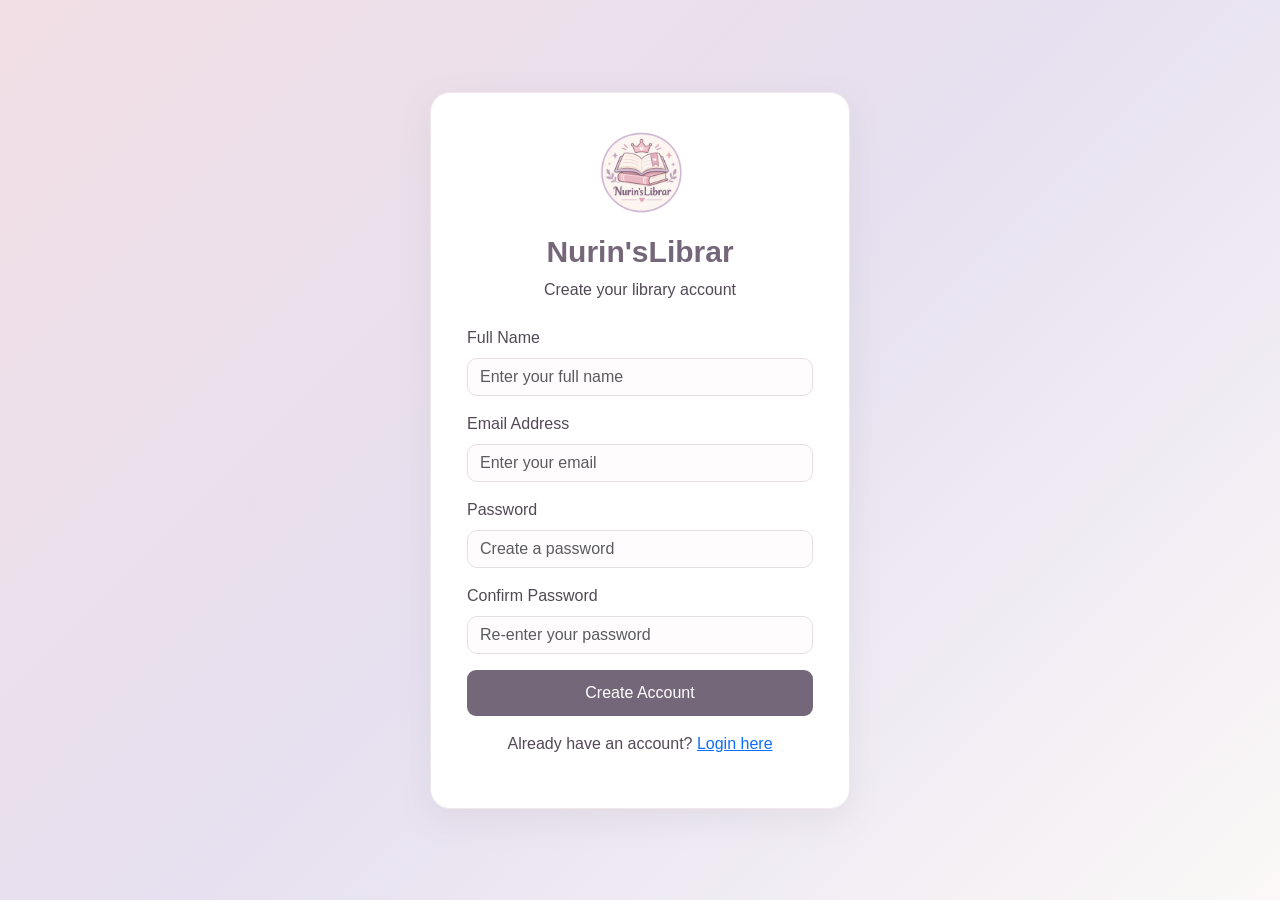
<file: register.html>
<!DOCTYPE html>
<html lang="en">
<head>
    <meta charset="UTF-8">

<meta name="keywords" content="Nurin'sLibrar, Library Registration, Register, Library Management System">

<meta name="description" content="Register an account to access Nurin'sLibrar Library Management System.">

<meta name="author" content="Nurin">

<meta name="viewport" content="width=device-width, initial-scale=1.0">
    <title>Register | Nurin'sLibrar</title>

    <link rel="icon" type="image/png" href="favicon.png">

    <link href="https://cdn.jsdelivr.net/npm/bootstrap@5.3.3/dist/css/bootstrap.min.css"
          rel="stylesheet">

    <link rel="stylesheet" href="style.css">
</head>

<body class="login-page">

    <div class="login-container">
        <div class="login-card">

            <div class="text-center mb-4">

                <!-- Nurin'sLibrar Logo -->
                <img src="logo nurin.png"
                     alt="Nurin'sLibrar Logo"
                     class="login-logo">

                <h1>Nurin'sLibrar</h1>

                <p>Create your library account</p>

            </div>

            <form id="registerForm">

                <div class="mb-3">
                    <label for="fullName" class="form-label">
                        Full Name
                    </label>

                    <input type="text"
                           id="fullName"
                           class="form-control"
                           placeholder="Enter your full name"
                           required>
                </div>

                <div class="mb-3">
                    <label for="registerEmail" class="form-label">
                        Email Address
                    </label>

                    <input type="email"
                           id="registerEmail"
                           class="form-control"
                           placeholder="Enter your email"
                           required>
                </div>

                <div class="mb-3">
                    <label for="registerPassword" class="form-label">
                        Password
                    </label>

                    <input type="password"
                           id="registerPassword"
                           class="form-control"
                           placeholder="Create a password"
                           minlength="5"
                           required>
                </div>

                <div class="mb-3">
                    <label for="confirmPassword" class="form-label">
                        Confirm Password
                    </label>

                    <input type="password"
                           id="confirmPassword"
                           class="form-control"
                           placeholder="Re-enter your password"
                           minlength="5"
                           required>
                </div>

                <p id="registerMessage" role="alert"></p>

                <button type="submit"
                        class="btn login-button w-100">
                    Create Account
                </button>

            </form>

            <p class="mt-3 text-center">
                Already have an account?
                <a href="index.html">Login here</a>
            </p>

        </div>
    </div>

    <script src="script.js"></script>

</body>
</html>
</file>
<file: style.css>
/* =================================
   NURIN'SLIBRAR - SOFT PASTEL THEME
================================= */

:root {
    --pink: #F2DFE5;
    --lavender: #E6E0F0;
    --warm-white: #FBF8F7;
    --mauve: #B9A9B9;
    --plum: #746779;
    --pale-grey: #EEEAEF;
    --text: #514A55;
    --muted: #968C98;
    --white: #FFFFFF;
    --panel: #FFFFFF;
    --border: #EEE7EC;
    --table-head: #F7F2F5;
    --input-bg: #FFFCFD;
}

/* =================================
   GENERAL
================================= */

* {
    box-sizing: border-box;
}

body {
    background-color: var(--warm-white);
    color: var(--text);
    font-family: Arial, sans-serif;
    transition: background-color 0.3s, color 0.3s;
}

header h1 {
    font-weight: bold;
    color: var(--plum);
}

section {
    border: 1px solid var(--border);
}

/* =================================
   LOGIN PAGE
================================= */

.login-page {
    min-height: 100vh;
    background: linear-gradient(135deg, #F2DFE5, #E6E0F0, #FBF8F7);
}

.login-container {
    min-height: 100vh;
    display: flex;
    justify-content: center;
    align-items: center;
    padding: 24px;
}

.login-card {
    width: 100%;
    max-width: 420px;
    background: var(--white);
    padding: 36px;
    border-radius: 20px;
    box-shadow: 0 10px 35px rgba(116, 103, 121, 0.10);
    border: 1px solid #F0E8ED;
}

.login-card h1 {
    color: var(--plum);
    font-weight: bold;
    font-size: 30px;
}

.login-card h2 {
    font-size: 23px;
    margin-top: 25px;
    color: var(--text);
}

.book-icon {
    font-size: 42px;
    margin-bottom: 8px;
}

.login-button {
    background-color: var(--plum);
    color: white;
    padding: 11px;
    border-radius: 9px;
    border: none;
}

.login-button:hover {
    background-color: #62556A;
    color: white;
}

.error-message {
    color: #C56F82;
    font-size: 14px;
}

/* =================================
   DASHBOARD LAYOUT
================================= */

.dashboard-page {
    margin: 0;
    background: var(--warm-white);
    color: var(--text);
}

.dashboard-layout {
    display: flex;
    min-height: 100vh;
}

/* FIXED SIDEBAR */

.sidebar {
    width: 245px;
    height: 100vh;
    position: fixed;
    top: 0;
    left: 0;
    z-index: 1000;
    background: var(--lavender);
    color: var(--plum);
    padding: 28px 18px;
    display: flex;
    flex-direction: column;
    overflow-y: auto;
}

.sidebar-logo {
    display: flex;
    align-items: center;
    gap: 10px;
    font-size: 23px;
    font-weight: bold;
    margin-bottom: 40px;
    color: var(--plum);
}

.sidebar-logo img {
    width: 65px;
    height: 65px;
    object-fit: contain;
    flex-shrink: 0;
}

.sidebar-label {
    font-size: 11px;
    letter-spacing: 1.5px;
    color: #96899E;
    padding-left: 12px;
}

.sidebar nav {
    display: flex;
    flex-direction: column;
    gap: 8px;
}

.sidebar .nav-link {
    color: #756B7C;
    padding: 13px 12px;
    border-radius: 9px;
    text-decoration: none;
}

.sidebar .nav-link:hover,
.sidebar .nav-link.active {
    background: var(--pink);
    color: var(--plum);
}

.sidebar .nav-link span {
    margin-right: 9px;
}

/* LOGOUT */

.sidebar-bottom {
    margin-top: auto;
    padding-top: 25px;
}

.logout-link {
    border-top: 1px solid #D5CADA;
}

/* MAIN CONTENT */

.dashboard-content {
    flex: 1;
    min-width: 0;
    margin-left: 245px;
    padding: 32px;
}

.dashboard-header {
    display: flex;
    justify-content: space-between;
    align-items: center;
    gap: 16px;
    margin-bottom: 28px;
}

.dashboard-header h1 {
    font-size: 30px;
    font-weight: bold;
    margin-bottom: 8px;
    color: var(--plum);
}

.dashboard-header p {
    color: var(--muted);
    margin-bottom: 5px;
}

.dashboard-header .welcome-text {
    color: #A58FA7;
    font-size: 11px;
    letter-spacing: 1.5px;
    font-weight: bold;
}

.admin-badge {
    background: var(--white);
    padding: 12px 16px;
    border-radius: 10px;
    font-size: 13px;
    border: 1px solid var(--border);
    color: var(--plum);
}

/* =================================
   LOGIN AND SIDEBAR LOGO
================================= */

.login-logo {
    width: 90px;
    height: 90px;
    object-fit: contain;
    display: block;
    margin: 0 auto 15px;
}

/* =================================
   BACK NAVIGATION BUTTONS
================================= */

.back-button-container {
    display: flex;
    align-items: center;
    gap: 12px;
    flex-wrap: wrap;
    margin: 15px 0 20px;
}

.back-button {
    display: inline-block;
    text-decoration: none;
    border: none;
    color: #8b718d;
    background: #f7edf2;
    padding: 9px 18px;
    border-radius: 12px;
    font-size: 14px;
    font-weight: 600;
    cursor: pointer;
    transition: 0.3s ease;
}

.back-button:hover {
    background: #eadce9;
    color: #6f5474;
    transform: translateY(-2px);
}

/* =================================
   DARK MODE BUTTON
================================= */

.theme-toggle {
    width: 42px;
    height: 42px;
    border: 1px solid var(--border);
    border-radius: 50%;
    background: var(--white);
    color: var(--plum);
    font-size: 20px;
    cursor: pointer;
    display: inline-flex;
    justify-content: center;
    align-items: center;
    transition: 0.3s;
}

.theme-toggle:hover {
    transform: rotate(15deg);
    background: var(--pink);
}

/* =================================
   STATISTICS
================================= */

.stats-grid {
    display: grid;
    grid-template-columns: repeat(3, minmax(0, 1fr));
    gap: 20px;
    margin-bottom: 25px;
}

.stat-card {
    background: var(--panel);
    border: 1px solid var(--border);
    border-radius: 15px;
    padding: 23px;
}

.stat-card p {
    color: var(--muted);
    font-size: 14px;
    margin: 12px 0 5px;
}

.stat-card h2 {
    font-size: 29px;
    font-weight: bold;
    color: var(--plum);
}

.stat-card small {
    color: var(--muted);
}

.stat-icon {
    width: 45px;
    height: 45px;
    display: flex;
    justify-content: center;
    align-items: center;
    border-radius: 12px;
    font-size: 22px;
}

.books-icon {
    background: #F2DFE5;
}

.members-icon {
    background: #E6E0F0;
}

.borrowed-icon {
    background: #F0EAE5;
}

/* =================================
   DASHBOARD PANELS
================================= */

.dashboard-panel {
    background: var(--panel);
    border: 1px solid var(--border);
    border-radius: 15px;
    padding: 24px;
    margin-bottom: 25px;
}

.panel-heading {
    display: flex;
    justify-content: space-between;
    align-items: center;
    gap: 12px;
    margin-bottom: 20px;
}

.panel-heading h2 {
    font-size: 18px;
    font-weight: bold;
    color: var(--plum);
}

.panel-heading p {
    color: var(--muted);
    font-size: 13px;
    margin-bottom: 0;
}

.chart-container {
    position: relative;
    height: 280px;
    width: 100%;
}

.view-all {
    color: var(--plum);
    text-decoration: none;
    font-size: 13px;
    font-weight: bold;
}

/* =================================
   TABLES
================================= */

.table {
    color: var(--text);
    --bs-table-bg: transparent;
    --bs-table-color: var(--text);
}

.table thead th {
    background: var(--table-head);
    color: #897D8C;
    font-size: 12px;
    padding: 14px;
    white-space: nowrap;
}

.table tbody td {
    font-size: 13px;
    padding: 16px 14px;
    color: var(--text);
    vertical-align: middle;
}

/* =================================
   STATUS LABELS
================================= */

.status-available,
.status-borrowed {
    display: inline-block;
    padding: 6px 10px;
    border-radius: 20px;
    font-size: 11px;
    font-weight: bold;
}

.status-available {
    background: #E8E2EF;
    color: #746779;
}

.status-borrowed {
    background: #F2DFE5;
    color: #956F7E;
}

/* =================================
   SEARCH AND FILTER
================================= */

.search-box {
    margin-bottom: 18px;
}

.search-box input,
.filter-box select,
.form-control,
.form-select {
    border: 1px solid #E7DDE5;
    border-radius: 10px;
    background-color: var(--input-bg);
    color: var(--text);
}

.search-box input {
    width: 100%;
    padding: 12px 15px;
    font-size: 14px;
}

.search-box input:focus,
.filter-box select:focus,
.form-control:focus,
.form-select:focus {
    border-color: #C8B6CB;
    box-shadow: 0 0 0 3px rgba(185, 169, 185, 0.16);
    outline: none;
}

.search-message {
    margin-top: 9px;
    margin-bottom: 0;
    font-size: 13px;
    color: var(--muted);
}

.filter-box {
    display: flex;
    flex-wrap: wrap;
    gap: 12px;
    margin-bottom: 18px;
}

.filter-box select {
    min-width: 170px;
    padding: 10px 14px;
    font-size: 13px;
}

/* =================================
   ADD / EDIT BUTTONS
================================= */

.add-button {
    background: var(--plum);
    color: white;
    border: none;
    padding: 10px 17px;
    border-radius: 9px;
    font-size: 13px;
    font-weight: bold;
}

.add-button:hover {
    background: #62556A;
    color: white;
}

.edit-button {
    background: #E6E0F0;
    color: #746779;
    border: none;
    padding: 7px 12px;
    border-radius: 7px;
    font-size: 12px;
}

.edit-button:hover {
    background: #D5C9E4;
    color: #51445A;
}

.action-buttons {
    display: flex;
    gap: 6px;
    white-space: nowrap;
}

/* =================================
   MODAL FORM
================================= */

.modal-content {
    background: var(--panel);
    color: var(--text);
    border: 1px solid var(--border);
    border-radius: 16px;
}

.modal-header {
    border-bottom: 1px solid var(--border);
}

.modal-footer {
    border-top: 1px solid var(--border);
}

.modal-title {
    color: var(--plum);
    font-weight: bold;
}

.modal-label {
    color: var(--text);
    font-size: 13px;
    font-weight: bold;
    margin-bottom: 6px;
}

/* =================================
   FOOTER
================================= */

.dashboard-footer {
    text-align: center;
    padding: 15px 0;
    color: var(--muted);
    font-size: 12px;
}

/* =================================
   DARK MODE THEME
================================= */

body.dark-mode {
    --warm-white: #211F25;
    --text: #E9E3EB;
    --muted: #B7ACBD;
    --white: #302B35;
    --panel: #302B35;
    --border: #49404E;
    --table-head: #403745;
    --input-bg: #39323E;

    background-color: var(--warm-white);
    color: var(--text);
}

body.dark-mode .dashboard-page {
    background: var(--warm-white);
    color: var(--text);
}

body.dark-mode .sidebar {
    background: #332D3A;
    color: #F0E7F1;
}

body.dark-mode .sidebar-logo,
body.dark-mode .sidebar .nav-link,
body.dark-mode .sidebar-label {
    color: #E4D8E8;
}

body.dark-mode .sidebar .nav-link:hover,
body.dark-mode .sidebar .nav-link.active {
    background: #514357;
    color: #FFFFFF;
}

body.dark-mode .logout-link {
    border-top-color: #5B5061;
}

body.dark-mode .dashboard-header h1,
body.dark-mode .panel-heading h2,
body.dark-mode .stat-card h2,
body.dark-mode header h1 {
    color: #E8D6E8;
}

body.dark-mode .admin-badge,
body.dark-mode .stat-card,
body.dark-mode .dashboard-panel {
    background: var(--panel);
    border-color: var(--border);
    color: var(--text);
}

body.dark-mode .table,
body.dark-mode .table tbody td {
    color: var(--text);
}

body.dark-mode .table thead th {
    background: var(--table-head);
    color: #E4D8E8;
}

body.dark-mode .table-hover tbody tr:hover > * {
    --bs-table-accent-bg: #403745;
    color: var(--text);
}

body.dark-mode .search-box input,
body.dark-mode .filter-box select,
body.dark-mode .form-control,
body.dark-mode .form-select {
    background: var(--input-bg);
    color: var(--text);
    border-color: var(--border);
}

body.dark-mode .search-box input::placeholder {
    color: #B7ACBD;
}

body.dark-mode .theme-toggle {
    background: #403745;
    border-color: #5B5061;
    color: #F6DFA2;
}

body.dark-mode .modal-content {
    background: var(--panel);
    color: var(--text);
}

body.dark-mode .modal-header,
body.dark-mode .modal-footer {
    border-color: var(--border);
}

body.dark-mode .modal-title,
body.dark-mode .modal-label {
    color: #E8D6E8;
}

body.dark-mode .btn-close {
    filter: invert(1);
}

body.dark-mode .text-muted {
    color: var(--muted) !important;
}

/* =================================
   SUMMARY PAGE
================================= */

.summary-intro {
    background: linear-gradient(135deg, #f5edf5, #fbf3ed);
    padding: 35px;
    border-radius: 18px;
}

.summary-intro h2 {
    color: #78647f;
    font-size: 28px;
    font-weight: 700;
    margin-bottom: 12px;
}

.summary-intro p:last-child {
    color: #756d78;
    max-width: 700px;
    line-height: 1.8;
}

.summary-feature-grid {
    display: grid;
    grid-template-columns: repeat(2, 1fr);
    gap: 18px;
}

.summary-feature {
    background: #fcf8fa;
    border: 1px solid #eee3eb;
    border-radius: 16px;
    padding: 22px;
    transition: 0.3s ease;
}

.summary-feature:hover {
    transform: translateY(-4px);
    box-shadow: 0 8px 20px rgba(130, 105, 130, 0.10);
}

.summary-feature span {
    font-size: 27px;
}

.summary-feature h3 {
    color: #806b83;
    font-size: 17px;
    margin-top: 12px;
    font-weight: 700;
}

.summary-feature p {
    color: #817985;
    font-size: 14px;
    margin-bottom: 0;
    line-height: 1.6;
}

.summary-category-list {
    display: flex;
    flex-wrap: wrap;
    gap: 12px;
}

.summary-category-list span {
    background: #f5edf4;
    color: #806b83;
    border: 1px solid #eadce9;
    border-radius: 12px;
    padding: 11px 16px;
    font-size: 14px;
    font-weight: 600;
}

.summary-benefits {
    display: grid;
    grid-template-columns: repeat(3, 1fr);
    gap: 18px;
}

.summary-benefits > div {
    display: flex;
    align-items: flex-start;
    gap: 12px;
    background: #fcf8fa;
    border-radius: 14px;
    padding: 18px;
}

.summary-benefits span {
    font-size: 24px;
}

.summary-benefits p {
    color: #817985;
    font-size: 13px;
    line-height: 1.7;
    margin: 0;
}

.summary-benefits strong {
    color: #806b83;
    font-size: 15px;
}

/* SUMMARY DARK MODE */

body.dark-mode .summary-intro {
    background: linear-gradient(135deg, #38303f, #40343d);
}

body.dark-mode .summary-intro h2,
body.dark-mode .summary-intro p:last-child,
body.dark-mode .summary-feature h3,
body.dark-mode .summary-benefits strong {
    color: #f1dce9;
}

body.dark-mode .summary-intro p:last-child,
body.dark-mode .summary-feature p,
body.dark-mode .summary-benefits p {
    color: #ded2df;
}

body.dark-mode .summary-feature,
body.dark-mode .summary-benefits > div {
    background: #302b36;
    border-color: #49404e;
}

body.dark-mode .summary-category-list span {
    background: #39303e;
    color: #f1dce9;
    border-color: #514357;
}

/* =================================
   RESPONSIVE DESIGN - TABLET
================================= */

@media (max-width: 900px) and (min-width: 601px) {

    .sidebar {
        width: 200px;
    }

    .dashboard-content {
        margin-left: 200px;
        padding: 22px;
    }

    .stats-grid {
        grid-template-columns: 1fr;
    }
}

/* =================================
   RESPONSIVE DESIGN - PHONE
   SIDEBAR DI SEBELAH KIRI
================================= */

@media (max-width: 600px) {

    .dashboard-layout {
        display: flex;
        min-height: 100vh;
    }

    /* LEFT SIDEBAR */

    .sidebar {
        position: fixed;
        top: 0;
        left: 0;
        width: 130px;
        height: 100vh;
        min-height: 100vh;
        padding: 15px 9px;
        overflow-y: auto;
        display: flex;
        flex-direction: column;
        z-index: 1000;
    }

    .sidebar-logo {
        display: flex;
        flex-direction: column;
        align-items: center;
        text-align: center;
        font-size: 12px;
        gap: 5px;
        margin-bottom: 25px;
    }

    .sidebar-logo img {
        width: 40px;
        height: 40px;
    }

    .sidebar-label {
        font-size: 9px;
        padding-left: 5px;
    }

    /* VERTICAL NAVIGATION */

    .sidebar nav {
        display: flex;
        flex-direction: column;
        flex-wrap: nowrap;
        gap: 6px;
    }

    .sidebar .nav-link {
        display: block;
        font-size: 11px;
        padding: 11px 7px;
        border-radius: 8px;
    }

    .sidebar .nav-link span {
        margin-right: 3px;
    }

    .sidebar-bottom {
        margin-top: auto;
        padding-top: 15px;
    }

    .logout-link {
        font-size: 11px;
    }

    /* RIGHT CONTENT */

    .dashboard-content {
        flex: 1;
        min-width: 0;
        margin-left: 130px;
        padding: 15px 10px;
    }

    .dashboard-header {
        align-items: flex-start;
        flex-direction: column;
        gap: 10px;
    }

    .dashboard-header h1 {
        font-size: 22px;
    }

    .dashboard-header p {
        font-size: 12px;
    }

    .admin-badge {
        font-size: 11px;
        padding: 9px 10px;
    }

    .stats-grid {
        grid-template-columns: 1fr;
        gap: 12px;
    }

    .stat-card {
        padding: 15px;
    }

    .stat-card h2 {
        font-size: 24px;
    }

    .dashboard-panel {
        padding: 13px;
    }

    .chart-container {
        height: 240px;
    }

    .filter-box {
        flex-direction: column;
    }

    .filter-box select {
        width: 100%;
        min-width: 0;
    }

    .panel-heading {
        align-items: flex-start;
        flex-direction: column;
    }

    .back-button-container {
        gap: 7px;
    }

    .back-button {
        font-size: 11px;
        padding: 8px 10px;
    }

    .summary-feature-grid {
        grid-template-columns: 1fr;
    }

    .summary-benefits {
        grid-template-columns: 1fr;
    }

    .summary-intro {
        padding: 20px;
    }

    .summary-intro h2 {
        font-size: 23px;
    }
}

/* =================================
   FORCE MOBILE SIDEBAR LEFT
================================= */

@media screen and (max-width: 600px) {

    body.dashboard-page .dashboard-layout {
        display: flex !important;
        flex-direction: row !important;
        min-height: 100vh;
    }

    body.dashboard-page .sidebar {
        position: fixed !important;
        top: 0 !important;
        left: 0 !important;
        width: 130px !important;
        height: 100vh !important;
        padding: 15px 9px !important;
        display: flex !important;
        flex-direction: column !important;
        overflow-y: auto !important;
        z-index: 1000 !important;
    }

    body.dashboard-page .sidebar-logo {
        display: flex !important;
        flex-direction: column !important;
        align-items: center !important;
        text-align: center !important;
        font-size: 12px !important;
        gap: 5px !important;
        margin-bottom: 25px !important;
    }

    body.dashboard-page .sidebar-logo img {
        width: 40px !important;
        height: 40px !important;
    }

    body.dashboard-page .sidebar nav {
        display: flex !important;
        flex-direction: column !important;
        flex-wrap: nowrap !important;
        gap: 6px !important;
    }

    body.dashboard-page .sidebar .nav-link {
        display: block !important;
        width: 100% !important;
        font-size: 11px !important;
        padding: 11px 7px !important;
    }

    body.dashboard-page .sidebar .nav-link span {
        margin-right: 3px !important;
    }

    body.dashboard-page .dashboard-content {
        margin-left: 130px !important;
        width: calc(100% - 130px) !important;
        min-width: 0 !important;
        padding: 15px 10px !important;
    }

    body.dashboard-page .sidebar-bottom {
        margin-top: auto !important;
    }
}

/* MOBILE HAMBURGER MENU */

.mobile-menu-toggle {
    display: none;
}

@media screen and (max-width: 600px) {

    body.dashboard-page .dashboard-layout {
        display: block !important;
    }

    body.dashboard-page .sidebar {
        position: fixed !important;
        top: 0;
        left: 0;
        width: 250px !important;
        height: 100vh !important;
        min-height: 100vh !important;
        z-index: 2000;
        transform: translateX(-100%);
        transition: transform 0.3s ease;
        overflow-y: auto;
    }

    body.dashboard-page .sidebar.mobile-open {
        transform: translateX(0);
    }

    body.dashboard-page .sidebar nav {
        display: flex;
        flex-direction: column !important;
        flex-wrap: nowrap !important;
    }

    body.dashboard-page .dashboard-content {
        margin-left: 0 !important;
        width: 100% !important;
        padding: 18px !important;
    }

    body.dashboard-page .mobile-menu-toggle {
        display: block;
        position: fixed;
        top: 15px;
        left: 15px;
        z-index: 1500;
        background: #f7edf2;
        color: #8b718d;
        border: none;
        border-radius: 10px;
        padding: 8px 13px;
        font-size: 23px;
        cursor: pointer;
    }

    body.dashboard-page .dashboard-header {
        padding-top: 45px;
    }
}
</file>
